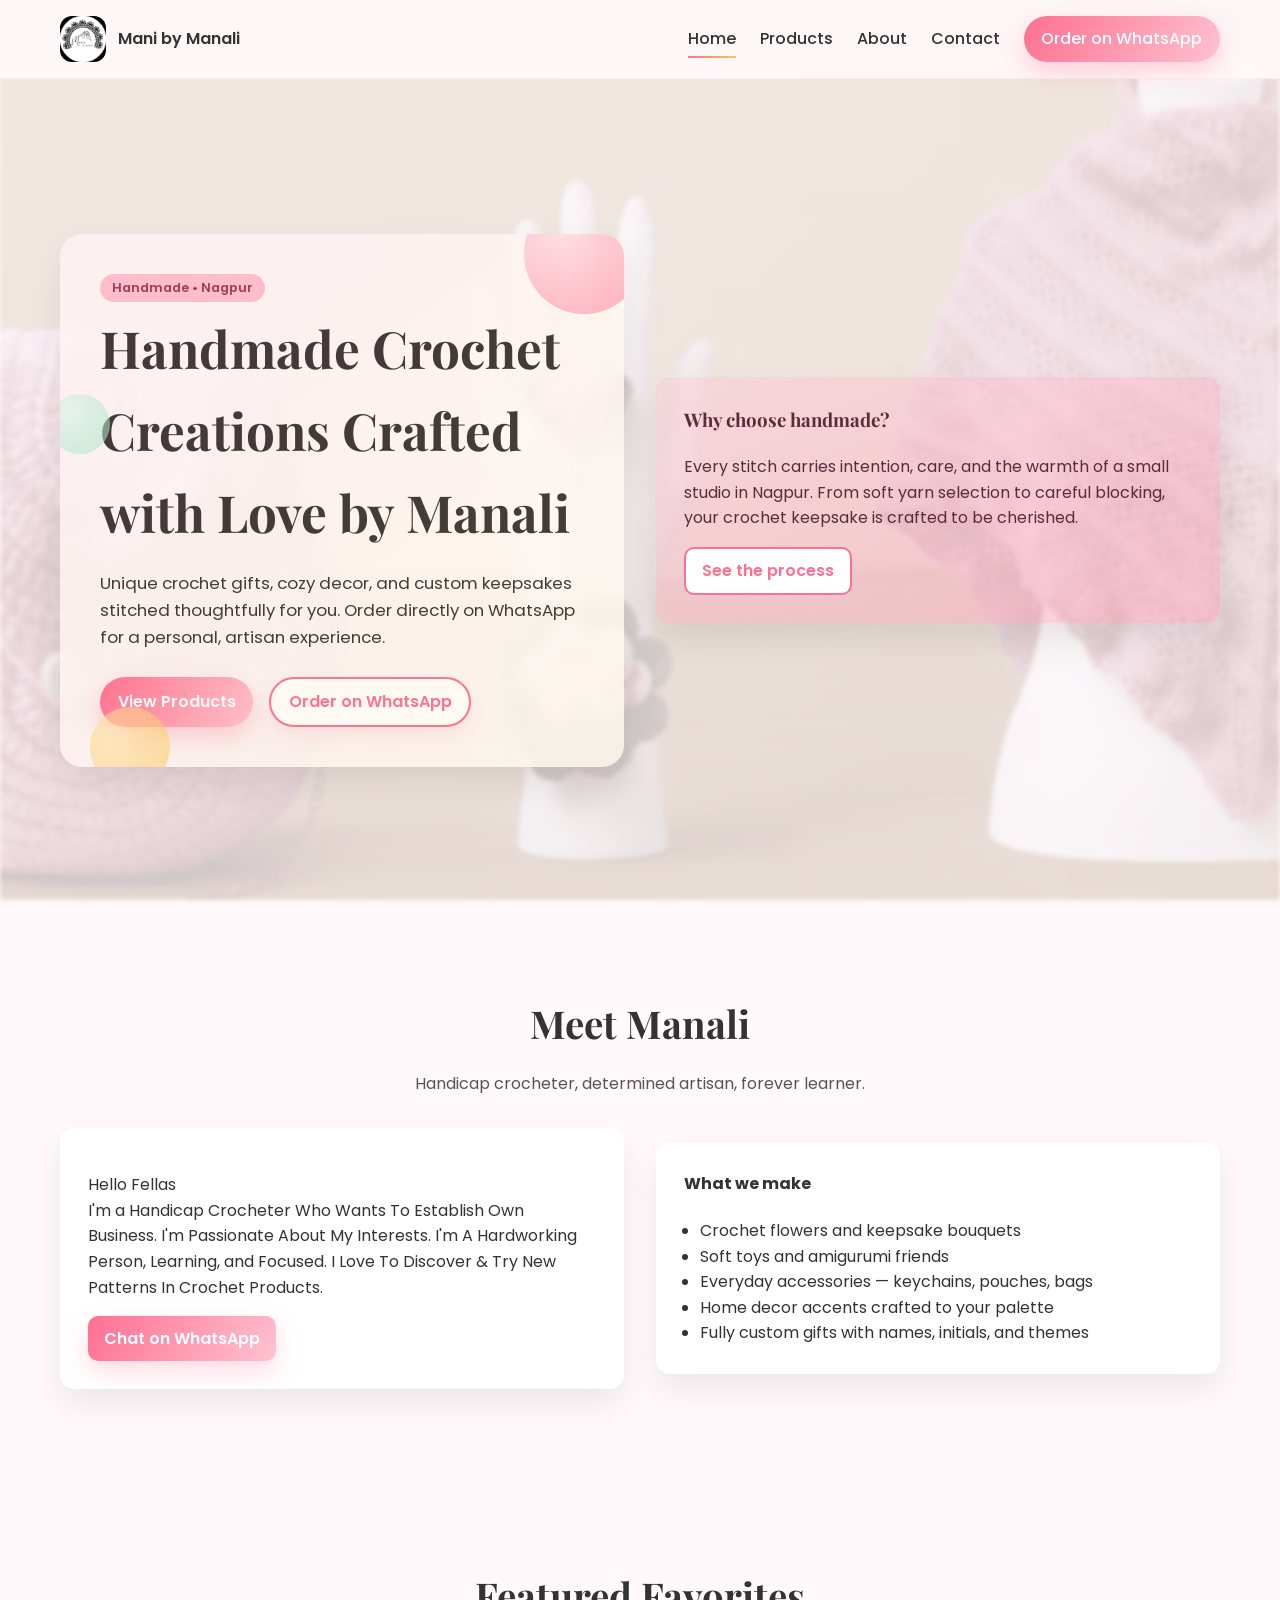
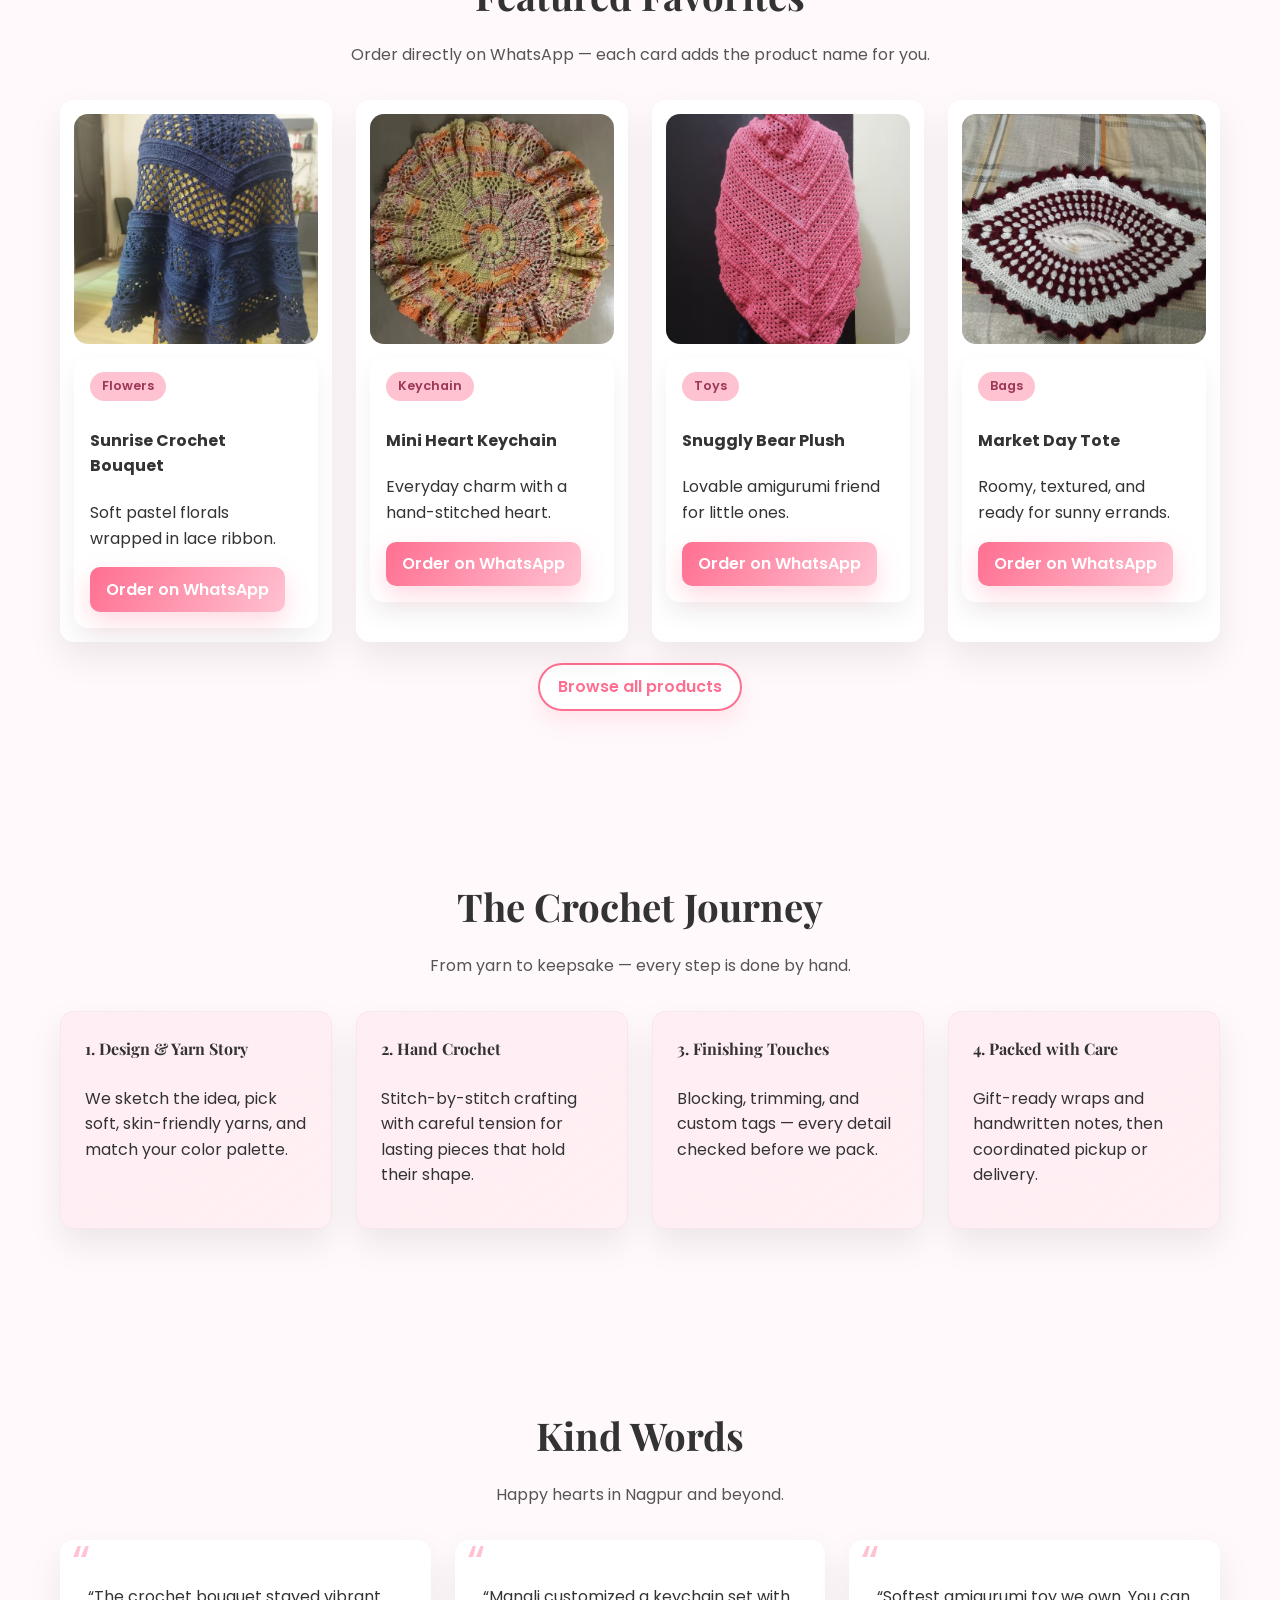
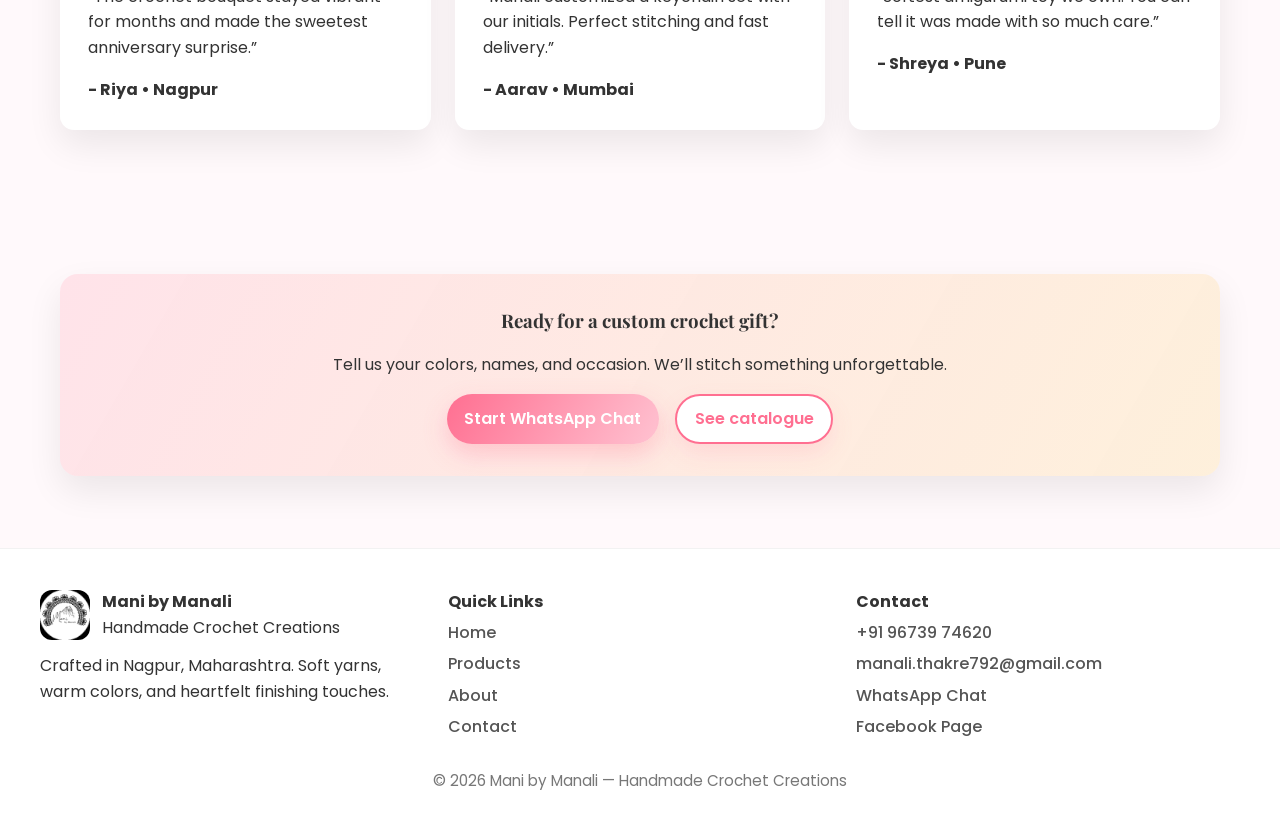
<file: index.html>
<!DOCTYPE html>
<html lang="en">
<head>
  <meta charset="UTF-8">
  <meta name="viewport" content="width=device-width, initial-scale=1.0">
  <title>Mani by Manali | Handmade Crochet Products in Nagpur</title>
  <meta name="description" content="Discover beautiful handmade crochet creations by Manali in Nagpur. Unique crochet gifts, bags, toys and custom designs. Order directly on WhatsApp.">
  <meta name="keywords" content="crochet, handmade, Nagpur, crochet gifts, crochet bags, crochet toys, custom crochet, Mani by Manali">
  <meta property="og:title" content="Mani by Manali | Handmade Crochet Products in Nagpur">
  <meta property="og:description" content="Warm, handcrafted crochet gifts made with love by Manali. Browse favorites and order on WhatsApp.">
  <meta property="og:image" content="assets/images/hero.jpg">
  <meta property="og:type" content="website">
  <meta property="og:url" content="https://manibymanali.example.com">
  <link rel="icon" type="image/png" href="assets/images/favicon.png">
  <link rel="stylesheet" href="style.css">
</head>
<body>
  <header>
    <nav class="nav">
      <a class="brand" href="index.html" aria-label="Mani by Manali home">
        <img src="assets/images/logo.png" alt="Mani by Manali logo" loading="lazy">
        <span>Mani by Manali</span>
      </a>
      <button class="menu-toggle" aria-label="Toggle navigation" aria-expanded="false">
        <span></span><span></span><span></span>
      </button>
      <div class="nav-links">
        <a href="index.html" class="active">Home</a>
        <a href="products.html">Products</a>
        <a href="about.html">About</a>
        <a href="contact.html">Contact</a>
        <a class="cta-btn" href="https://wa.me/919673974620" target="_blank" rel="noopener">Order on WhatsApp</a>
      </div>
    </nav>
  </header>

  <main>
    <section class="hero">
      <div class="hero-card reveal">
        <span class="badge">Handmade • Nagpur</span>
        <h1>Handmade Crochet Creations Crafted with Love by Manali</h1>
        <p class="lead">Unique crochet gifts, cozy decor, and custom keepsakes stitched thoughtfully for you. Order directly on WhatsApp for a personal, artisan experience.</p>
        <div class="hero-actions">
          <a class="cta-btn" href="products.html">View Products</a>
          <a class="ghost-btn" href="https://wa.me/919673974620?text=Hello%20I%20want%20to%20order%20a%20crochet%20piece" target="_blank" rel="noopener">Order on WhatsApp</a>
        </div>
        <span class="yarn pink y1"></span>
        <span class="yarn gold y2"></span>
        <span class="yarn mint y3"></span>
      </div>
      <div class="reveal">
        <div class="card" style="background: linear-gradient(160deg, rgba(255, 194, 209, 0.38), rgba(255, 111, 145, 0.28)); color:#5a2b3c; border:none;">
          <h3 style="margin-top:0;font-family:'Playfair Display',serif;">Why choose handmade?</h3>
          <p>Every stitch carries intention, care, and the warmth of a small studio in Nagpur. From soft yarn selection to careful blocking, your crochet keepsake is crafted to be cherished.</p>
          <a class="btn outline" href="#process">See the process</a>
        </div>
      </div>
    </section>

    <section id="about" class="section">
      <h2>Meet Manali</h2>
      <p class="sub">Handicap crocheter, determined artisan, forever learner.</p>
      <div class="about">
        <div class="card reveal">
          <p>Hello Fellas<br>I'm a Handicap Crocheter Who Wants To Establish Own Business. I'm Passionate About My Interests. I'm A Hardworking Person, Learning, and Focused. I Love To Discover &amp; Try New Patterns In Crochet Products.</p>
          <a class="btn" href="https://wa.me/919673974620?text=Hi%20Manali%2C%20let%27s%20chat%20about%20a%20custom%20crochet%20order" target="_blank" rel="noopener">Chat on WhatsApp</a>
        </div>
        <div class="card reveal">
          <h4 style="margin-top:0;">What we make</h4>
          <ul style="padding-left:1rem; margin:0;">
            <li>Crochet flowers and keepsake bouquets</li>
            <li>Soft toys and amigurumi friends</li>
            <li>Everyday accessories — keychains, pouches, bags</li>
            <li>Home decor accents crafted to your palette</li>
            <li>Fully custom gifts with names, initials, and themes</li>
          </ul>
        </div>
      </div>
    </section>

    <section id="featured" class="section">
      <h2>Featured Favorites</h2>
      <p class="sub">Order directly on WhatsApp — each card adds the product name for you.</p>
      <div class="products-grid">
        <div class="card product reveal">
          <img src="assets/images/product1.jpg" alt="Crochet flower bouquet" loading="lazy">
          <div class="product-content">
            <span class="badge">Flowers</span>
            <h4>Sunrise Crochet Bouquet</h4>
            <p>Soft pastel florals wrapped in lace ribbon.</p>
            <a class="btn" data-product-name="Sunrise Crochet Bouquet">Order on WhatsApp</a>
          </div>
        </div>
        <div class="card product reveal">
          <img src="assets/images/product2.jpg" alt="Crochet keychain" loading="lazy">
          <div class="product-content">
            <span class="badge">Keychain</span>
            <h4>Mini Heart Keychain</h4>
            <p>Everyday charm with a hand-stitched heart.</p>
            <a class="btn" data-product-name="Mini Heart Keychain">Order on WhatsApp</a>
          </div>
        </div>
        <div class="card product reveal">
          <img src="assets/images/product3.jpg" alt="Crochet plush toy" loading="lazy">
          <div class="product-content">
            <span class="badge">Toys</span>
            <h4>Snuggly Bear Plush</h4>
            <p>Lovable amigurumi friend for little ones.</p>
            <a class="btn" data-product-name="Snuggly Bear Plush">Order on WhatsApp</a>
          </div>
        </div>
        <div class="card product reveal">
          <img src="assets/images/product4.jpg" alt="Crochet tote bag" loading="lazy">
          <div class="product-content">
            <span class="badge">Bags</span>
            <h4>Market Day Tote</h4>
            <p>Roomy, textured, and ready for sunny errands.</p>
            <a class="btn" data-product-name="Market Day Tote">Order on WhatsApp</a>
          </div>
        </div>
      </div>
      <div style="text-align:center; margin-top:2rem;">
        <a class="ghost-btn" href="products.html">Browse all products</a>
      </div>
    </section>

    <section id="process" class="section">
      <h2>The Crochet Journey</h2>
      <p class="sub">From yarn to keepsake — every step is done by hand.</p>
      <div class="process">
        <div class="step card reveal">
          <strong>1. Design &amp; Yarn Story</strong>
          <p>We sketch the idea, pick soft, skin-friendly yarns, and match your color palette.</p>
        </div>
        <div class="step card reveal">
          <strong>2. Hand Crochet</strong>
          <p>Stitch-by-stitch crafting with careful tension for lasting pieces that hold their shape.</p>
        </div>
        <div class="step card reveal">
          <strong>3. Finishing Touches</strong>
          <p>Blocking, trimming, and custom tags — every detail checked before we pack.</p>
        </div>
        <div class="step card reveal">
          <strong>4. Packed with Care</strong>
          <p>Gift-ready wraps and handwritten notes, then coordinated pickup or delivery.</p>
        </div>
      </div>
    </section>

    <section class="section">
      <h2>Kind Words</h2>
      <p class="sub">Happy hearts in Nagpur and beyond.</p>
      <div class="testimonials">
        <div class="card quote reveal">
          <p>“The crochet bouquet stayed vibrant for months and made the sweetest anniversary surprise.”</p>
          <strong>- Riya • Nagpur</strong>
        </div>
        <div class="card quote reveal">
          <p>“Manali customized a keychain set with our initials. Perfect stitching and fast delivery.”</p>
          <strong>- Aarav • Mumbai</strong>
        </div>
        <div class="card quote reveal">
          <p>“Softest amigurumi toy we own. You can tell it was made with so much care.”</p>
          <strong>- Shreya • Pune</strong>
        </div>
      </div>
    </section>

    <section class="section">
      <div class="cta-banner reveal">
        <h3>Ready for a custom crochet gift?</h3>
        <p>Tell us your colors, names, and occasion. We’ll stitch something unforgettable.</p>
        <div class="hero-actions" style="justify-content:center;">
          <a class="cta-btn" href="https://wa.me/919673974620?text=Hi%20Manali%2C%20I%20want%20a%20custom%20crochet%20piece%20for%20%28occasion%29" target="_blank" rel="noopener">Start WhatsApp Chat</a>
          <a class="ghost-btn" href="products.html">See catalogue</a>
        </div>
      </div>
    </section>
  </main>

  <footer>
    <div class="footer-grid">
      <div>
        <div class="footer-logo">
          <img src="assets/images/logo.png" alt="Mani by Manali logo" loading="lazy">
          <div>
            <strong>Mani by Manali</strong><br>
            Handmade Crochet Creations
          </div>
        </div>
        <p style="margin-top:0.8rem;">Crafted in Nagpur, Maharashtra. Soft yarns, warm colors, and heartfelt finishing touches.</p>
      </div>
      <div class="footer-links">
        <strong>Quick Links</strong>
        <a href="index.html">Home</a>
        <a href="products.html">Products</a>
        <a href="about.html">About</a>
        <a href="contact.html">Contact</a>
      </div>
      <div class="footer-links">
        <strong>Contact</strong>
        <a href="tel:+919673974620">+91 96739 74620</a>
        <a href="mailto:manali.thakre792@gmail.com">manali.thakre792@gmail.com</a>
        <a href="https://wa.me/919673974620" target="_blank" rel="noopener">WhatsApp Chat</a>
        <a href="https://www.facebook.com/people/Mani-by-Manali/100088944670152/" target="_blank" rel="noopener">Facebook Page</a>
      </div>
    </div>
    <div class="copyright">© 2026 Mani by Manali — Handmade Crochet Creations</div>
  </footer>

  <script src="script.js" defer></script>
</body>
</html>
</file>
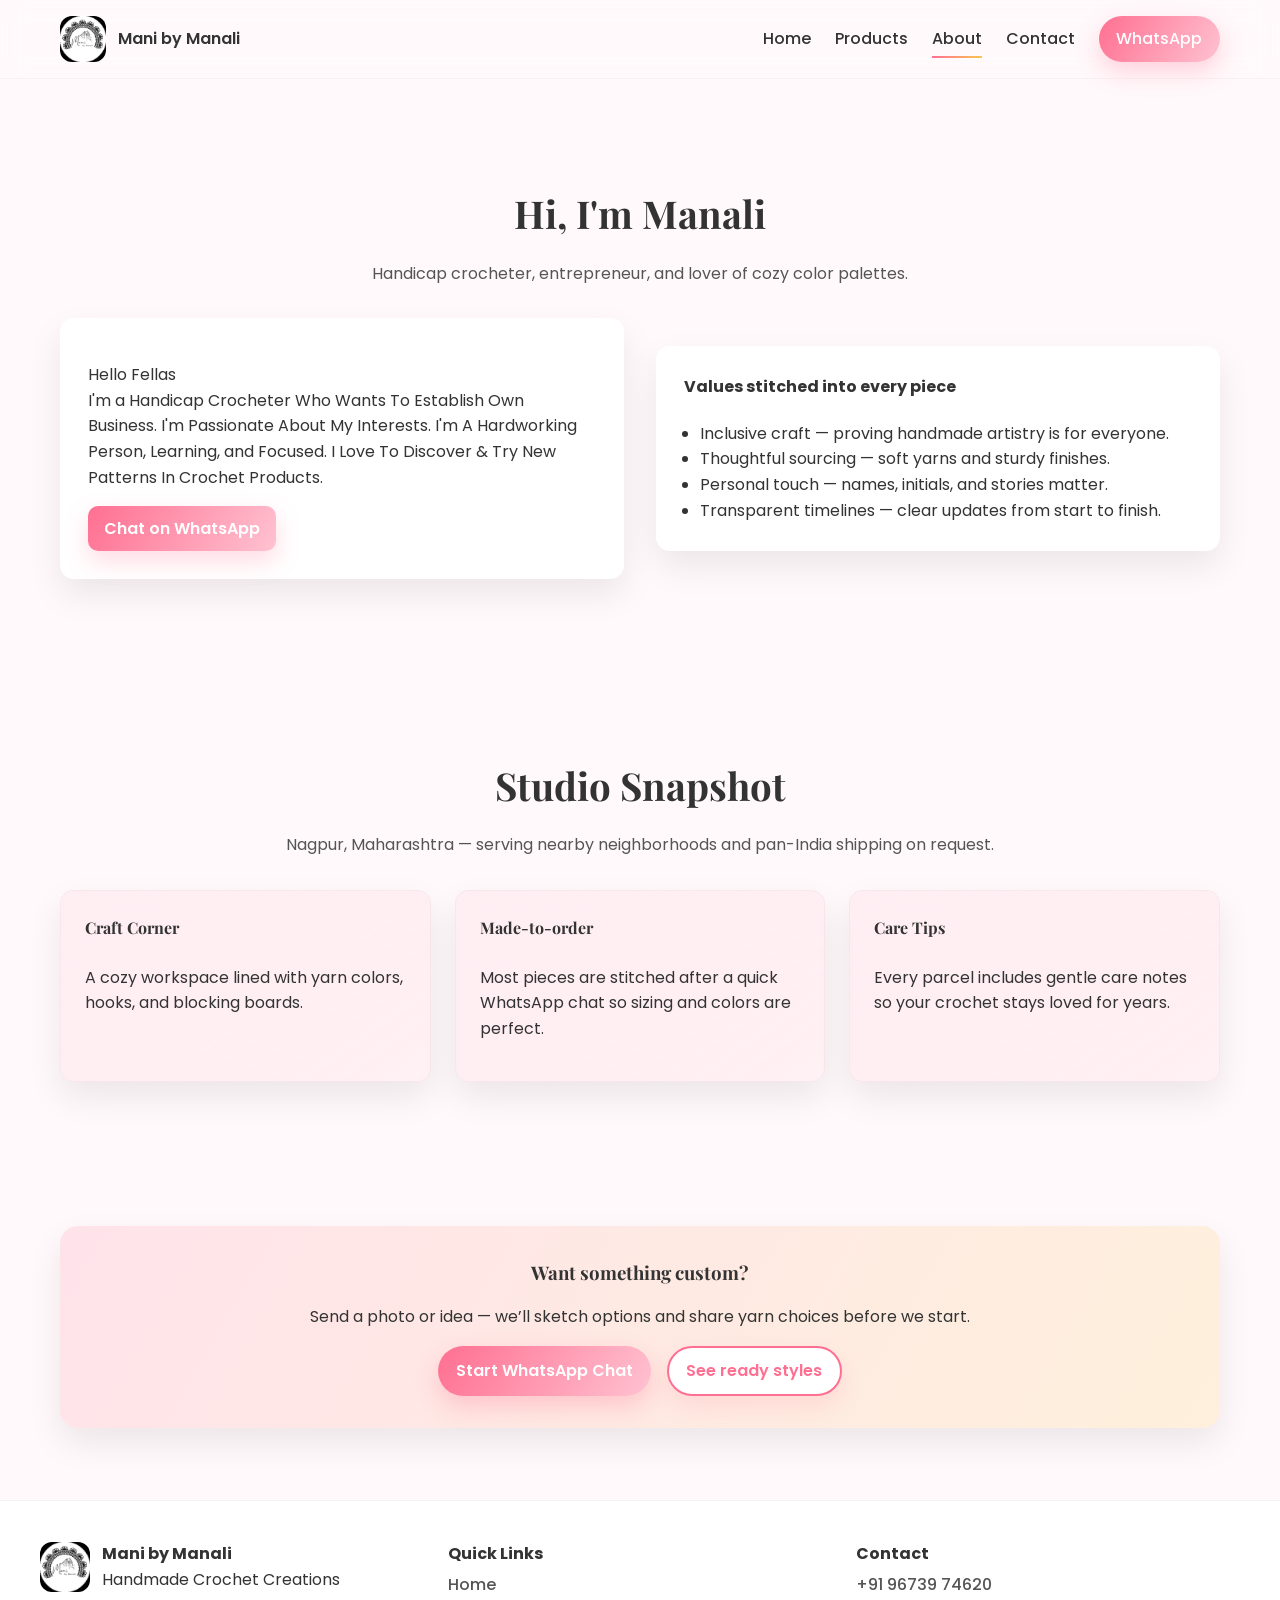
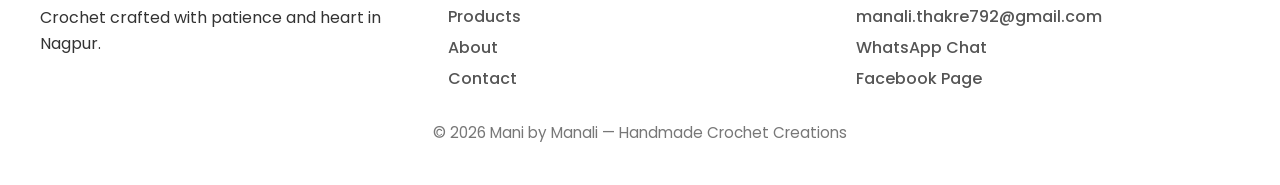
<file: about.html>
<!DOCTYPE html>
<html lang="en">
<head>
  <meta charset="UTF-8">
  <meta name="viewport" content="width=device-width, initial-scale=1.0">
  <title>About Mani by Manali | Crochet Artist in Nagpur</title>
  <meta name="description" content="Learn about Manali Thakre, a passionate handicap crocheter crafting handmade gifts in Nagpur. Discover the story, values, and process behind Mani by Manali.">
  <meta name="keywords" content="about Mani by Manali, crochet artist Nagpur, handmade crochet story">
  <meta property="og:title" content="About Mani by Manali">
  <meta property="og:description" content="Meet Manali, the heart behind handmade crochet creations from Nagpur.">
  <meta property="og:image" content="assets/images/hero.jpg">
  <link rel="icon" type="image/png" href="assets/images/favicon.png">
  <link rel="stylesheet" href="style.css">
</head>
<body>
  <header>
    <nav class="nav">
      <a class="brand" href="index.html">
        <img src="assets/images/logo.png" alt="Mani by Manali logo" loading="lazy">
        <span>Mani by Manali</span>
      </a>
      <button class="menu-toggle" aria-label="Toggle navigation">
        <span></span><span></span><span></span>
      </button>
      <div class="nav-links">
        <a href="index.html">Home</a>
        <a href="products.html">Products</a>
        <a href="about.html" class="active">About</a>
        <a href="contact.html">Contact</a>
        <a class="cta-btn" href="https://wa.me/919673974620" target="_blank" rel="noopener">WhatsApp</a>
      </div>
    </nav>
  </header>

  <main>
    <section class="section">
      <h2>Hi, I'm Manali</h2>
      <p class="sub">Handicap crocheter, entrepreneur, and lover of cozy color palettes.</p>
      <div class="about">
        <div class="card reveal">
          <p>Hello Fellas<br>I'm a Handicap Crocheter Who Wants To Establish Own Business. I'm Passionate About My Interests. I'm A Hardworking Person, Learning, and Focused. I Love To Discover &amp; Try New Patterns In Crochet Products.</p>
          <a class="btn" href="https://wa.me/919673974620?text=Hi%20Manali%2C%20I%27d%20like%20a%20custom%20crochet%20piece" target="_blank" rel="noopener">Chat on WhatsApp</a>
        </div>
        <div class="card reveal">
          <h4 style="margin-top:0;">Values stitched into every piece</h4>
          <ul style="padding-left:1rem; margin:0;">
            <li>Inclusive craft — proving handmade artistry is for everyone.</li>
            <li>Thoughtful sourcing — soft yarns and sturdy finishes.</li>
            <li>Personal touch — names, initials, and stories matter.</li>
            <li>Transparent timelines — clear updates from start to finish.</li>
          </ul>
        </div>
      </div>
    </section>

    <section class="section">
      <h2>Studio Snapshot</h2>
      <p class="sub">Nagpur, Maharashtra — serving nearby neighborhoods and pan-India shipping on request.</p>
      <div class="process">
        <div class="step card reveal">
          <strong>Craft Corner</strong>
          <p>A cozy workspace lined with yarn colors, hooks, and blocking boards.</p>
        </div>
        <div class="step card reveal">
          <strong>Made-to-order</strong>
          <p>Most pieces are stitched after a quick WhatsApp chat so sizing and colors are perfect.</p>
        </div>
        <div class="step card reveal">
          <strong>Care Tips</strong>
          <p>Every parcel includes gentle care notes so your crochet stays loved for years.</p>
        </div>
      </div>
    </section>

    <section class="section">
      <div class="cta-banner reveal">
        <h3>Want something custom?</h3>
        <p>Send a photo or idea — we’ll sketch options and share yarn choices before we start.</p>
        <div class="hero-actions" style="justify-content:center;">
          <a class="cta-btn" href="https://wa.me/919673974620?text=Hi%20Manali%2C%20I%20have%20a%20custom%20crochet%20idea" target="_blank" rel="noopener">Start WhatsApp Chat</a>
          <a class="ghost-btn" href="products.html">See ready styles</a>
        </div>
      </div>
    </section>
  </main>

  <footer>
    <div class="footer-grid">
      <div>
        <div class="footer-logo">
          <img src="assets/images/logo.png" alt="Mani by Manali logo" loading="lazy">
          <div>
            <strong>Mani by Manali</strong><br>
            Handmade Crochet Creations
          </div>
        </div>
        <p style="margin-top:0.8rem;">Crochet crafted with patience and heart in Nagpur.</p>
      </div>
      <div class="footer-links">
        <strong>Quick Links</strong>
        <a href="index.html">Home</a>
        <a href="products.html">Products</a>
        <a href="about.html">About</a>
        <a href="contact.html">Contact</a>
      </div>
      <div class="footer-links">
        <strong>Contact</strong>
        <a href="tel:+919673974620">+91 96739 74620</a>
        <a href="mailto:manali.thakre792@gmail.com">manali.thakre792@gmail.com</a>
        <a href="https://wa.me/919673974620" target="_blank" rel="noopener">WhatsApp Chat</a>
        <a href="https://www.facebook.com/people/Mani-by-Manali/100088944670152/" target="_blank" rel="noopener">Facebook Page</a>
      </div>
    </div>
    <div class="copyright">© 2026 Mani by Manali — Handmade Crochet Creations</div>
  </footer>

  <script src="script.js" defer></script>
</body>
</html>
</file>
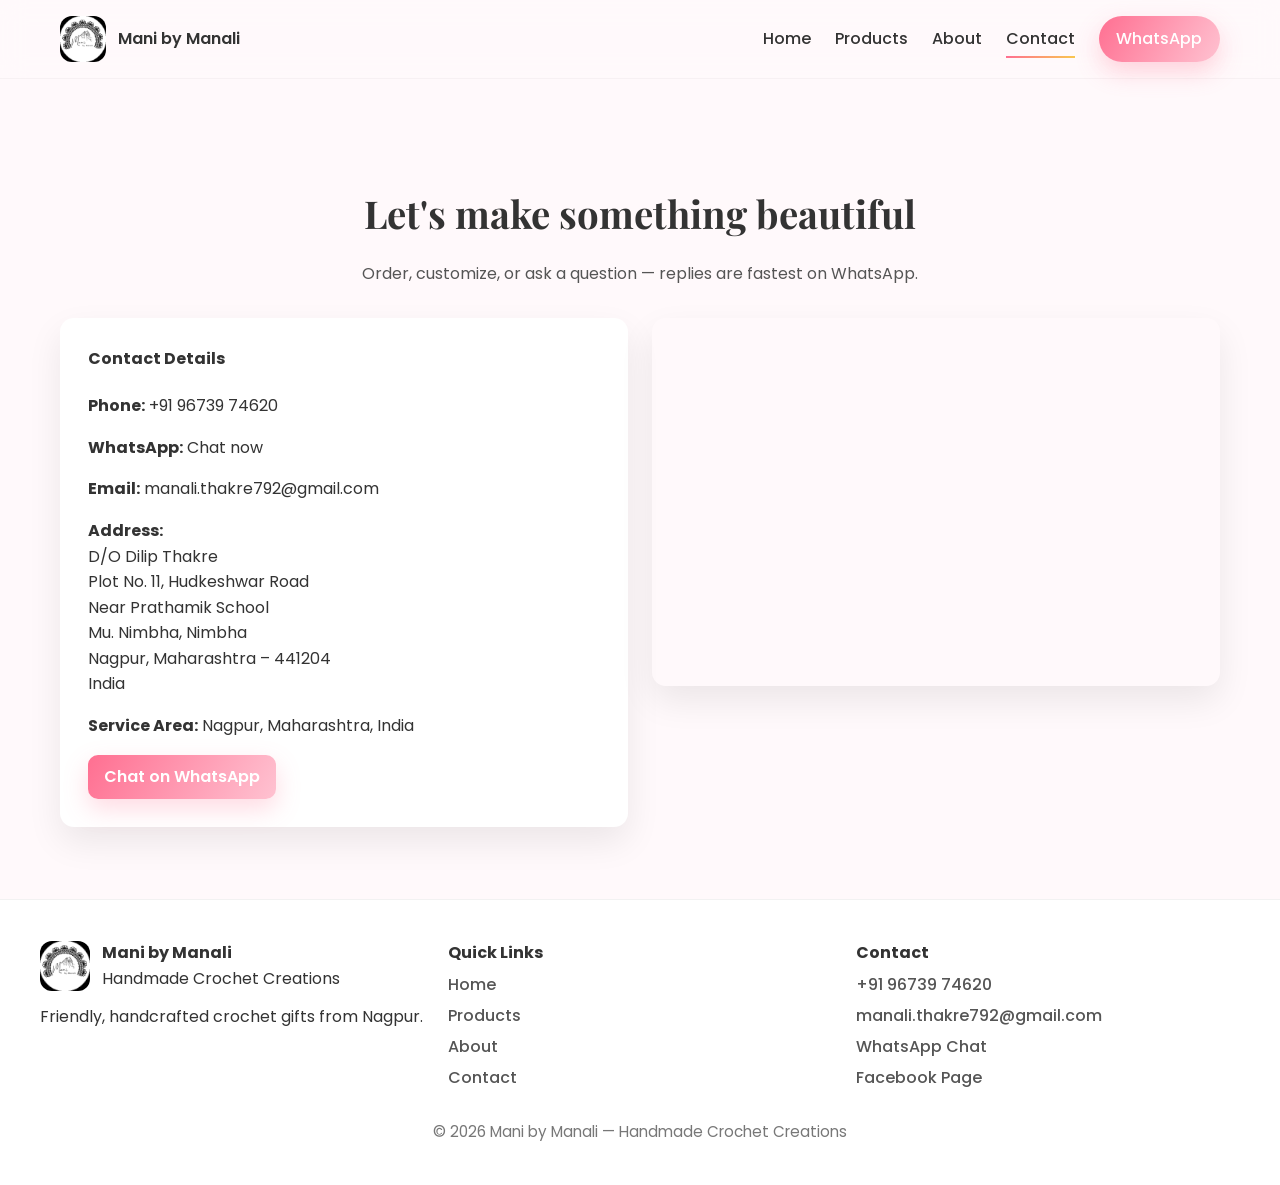
<file: contact.html>
<!DOCTYPE html>
<html lang="en">
<head>
  <meta charset="UTF-8">
  <meta name="viewport" content="width=device-width, initial-scale=1.0">
  <title>Contact | Mani by Manali Crochet in Nagpur</title>
  <meta name="description" content="Contact Mani by Manali for handmade crochet gifts in Nagpur. WhatsApp ordering, phone, email, and studio address.">
  <meta name="keywords" content="contact Mani by Manali, crochet Nagpur contact, WhatsApp crochet orders">
  <meta property="og:title" content="Contact Mani by Manali">
  <meta property="og:description" content="Order crochet gifts directly on WhatsApp or visit us in Nagpur.">
  <meta property="og:image" content="assets/images/hero.jpg">
  <link rel="icon" type="image/png" href="assets/images/favicon.png">
  <link rel="stylesheet" href="style.css">
</head>
<body>
  <header>
    <nav class="nav">
      <a class="brand" href="index.html">
        <img src="assets/images/logo.png" alt="Mani by Manali logo" loading="lazy">
        <span>Mani by Manali</span>
      </a>
      <button class="menu-toggle" aria-label="Toggle navigation">
        <span></span><span></span><span></span>
      </button>
      <div class="nav-links">
        <a href="index.html">Home</a>
        <a href="products.html">Products</a>
        <a href="about.html">About</a>
        <a href="contact.html" class="active">Contact</a>
        <a class="cta-btn" href="https://wa.me/919673974620" target="_blank" rel="noopener">WhatsApp</a>
      </div>
    </nav>
  </header>

  <main>
    <section class="section">
      <h2>Let's make something beautiful</h2>
      <p class="sub">Order, customize, or ask a question — replies are fastest on WhatsApp.</p>
      <div class="contact-grid">
        <div class="card reveal">
          <h4 style="margin-top:0;">Contact Details</h4>
          <p><strong>Phone:</strong> <a href="tel:+919673974620">+91 96739 74620</a></p>
          <p><strong>WhatsApp:</strong> <a href="https://wa.me/919673974620" target="_blank" rel="noopener">Chat now</a></p>
          <p><strong>Email:</strong> <a href="mailto:manali.thakre792@gmail.com">manali.thakre792@gmail.com</a></p>
          <p><strong>Address:</strong><br>
            D/O Dilip Thakre<br>
            Plot No. 11, Hudkeshwar Road<br>
            Near Prathamik School<br>
            Mu. Nimbha, Nimbha<br>
            Nagpur, Maharashtra – 441204<br>
            India</p>
          <p><strong>Service Area:</strong> Nagpur, Maharashtra, India</p>
          <a class="btn" href="https://wa.me/919673974620?text=Hi%20Manali%2C%20I%27d%20like%20to%20place%20a%20crochet%20order" target="_blank" rel="noopener">Chat on WhatsApp</a>
        </div>
        <div class="map reveal">
          <iframe title="Mani by Manali location" src="https://www.google.com/maps?q=Nagpur,+Maharashtra&output=embed" width="100%" height="360" style="border:0;" allowfullscreen="" loading="lazy" referrerpolicy="no-referrer-when-downgrade"></iframe>
        </div>
      </div>
    </section>
  </main>

  <footer>
    <div class="footer-grid">
      <div>
        <div class="footer-logo">
          <img src="assets/images/logo.png" alt="Mani by Manali logo" loading="lazy">
          <div>
            <strong>Mani by Manali</strong><br>
            Handmade Crochet Creations
          </div>
        </div>
        <p style="margin-top:0.8rem;">Friendly, handcrafted crochet gifts from Nagpur.</p>
      </div>
      <div class="footer-links">
        <strong>Quick Links</strong>
        <a href="index.html">Home</a>
        <a href="products.html">Products</a>
        <a href="about.html">About</a>
        <a href="contact.html">Contact</a>
      </div>
      <div class="footer-links">
        <strong>Contact</strong>
        <a href="tel:+919673974620">+91 96739 74620</a>
        <a href="mailto:manali.thakre792@gmail.com">manali.thakre792@gmail.com</a>
        <a href="https://wa.me/919673974620" target="_blank" rel="noopener">WhatsApp Chat</a>
        <a href="https://www.facebook.com/people/Mani-by-Manali/100088944670152/" target="_blank" rel="noopener">Facebook Page</a>
      </div>
    </div>
    <div class="copyright">© 2026 Mani by Manali — Handmade Crochet Creations</div>
  </footer>

  <script src="script.js" defer></script>
</body>
</html>
</file>
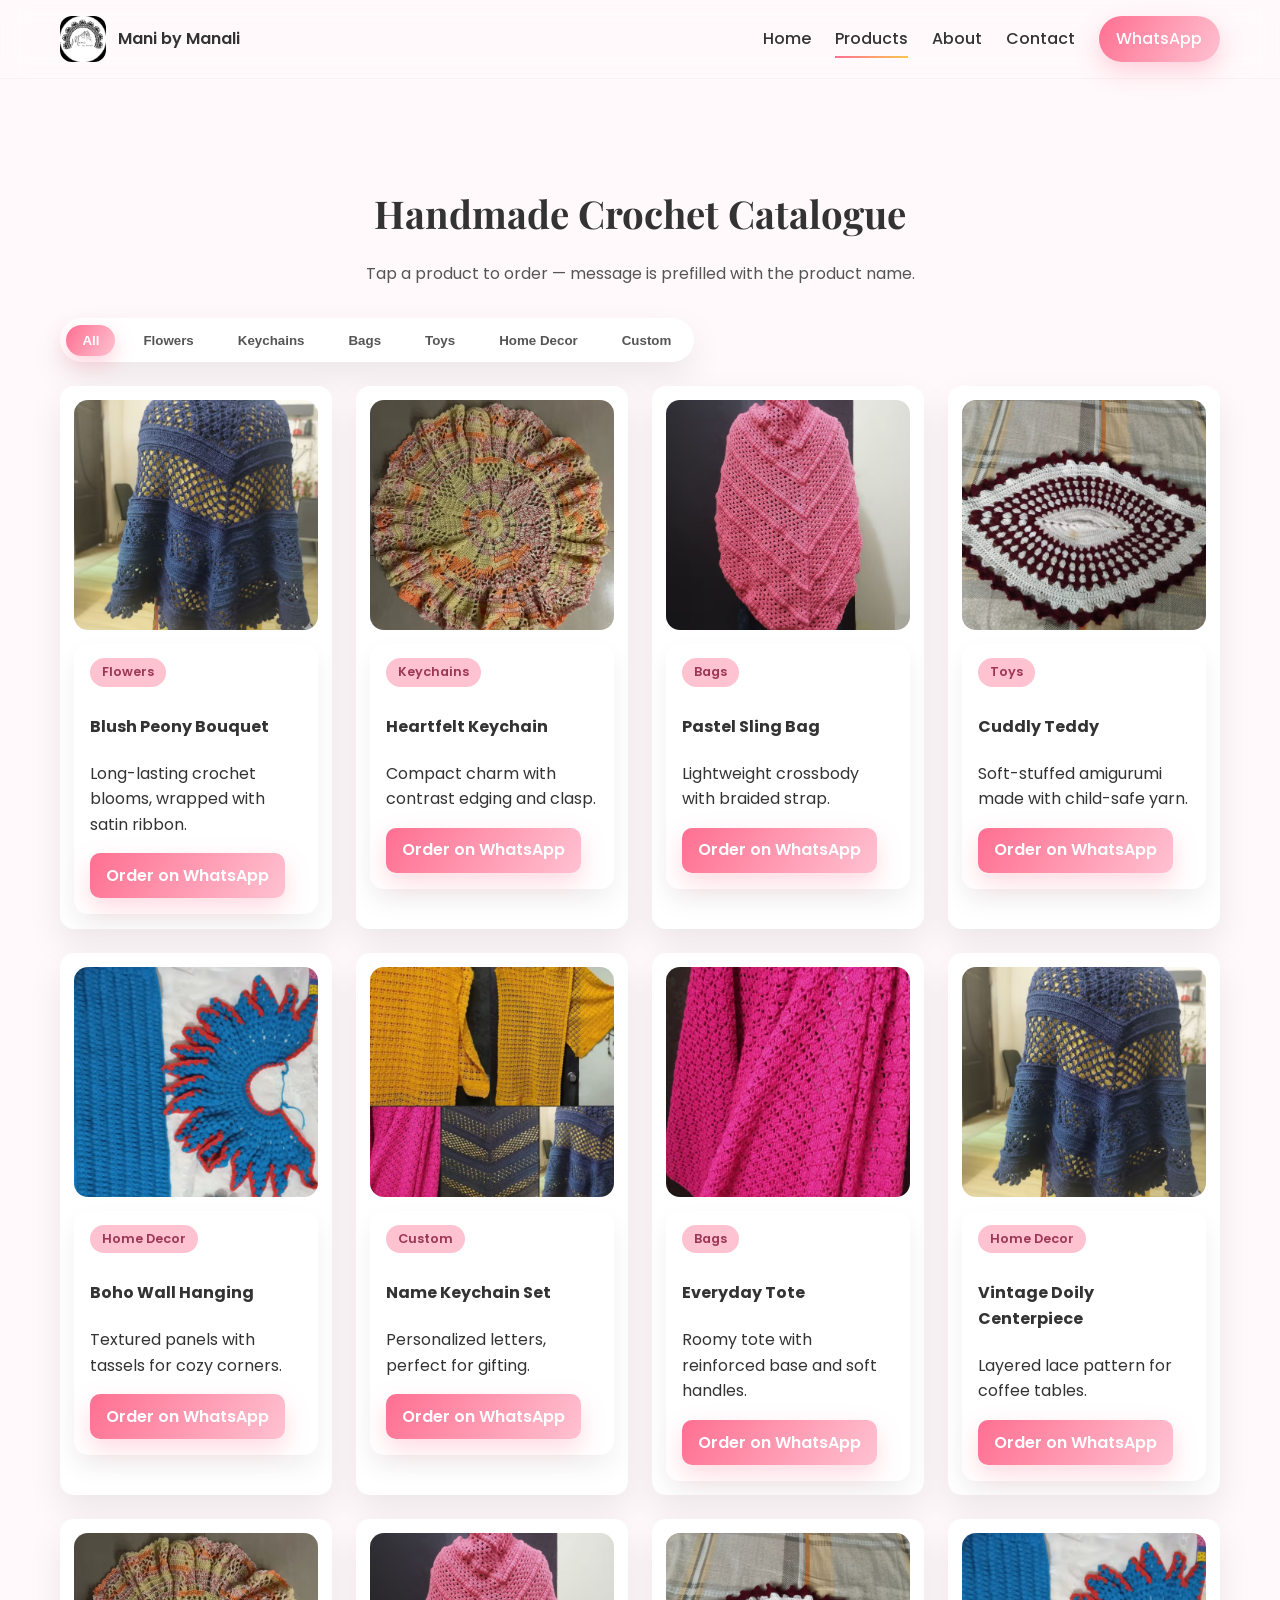
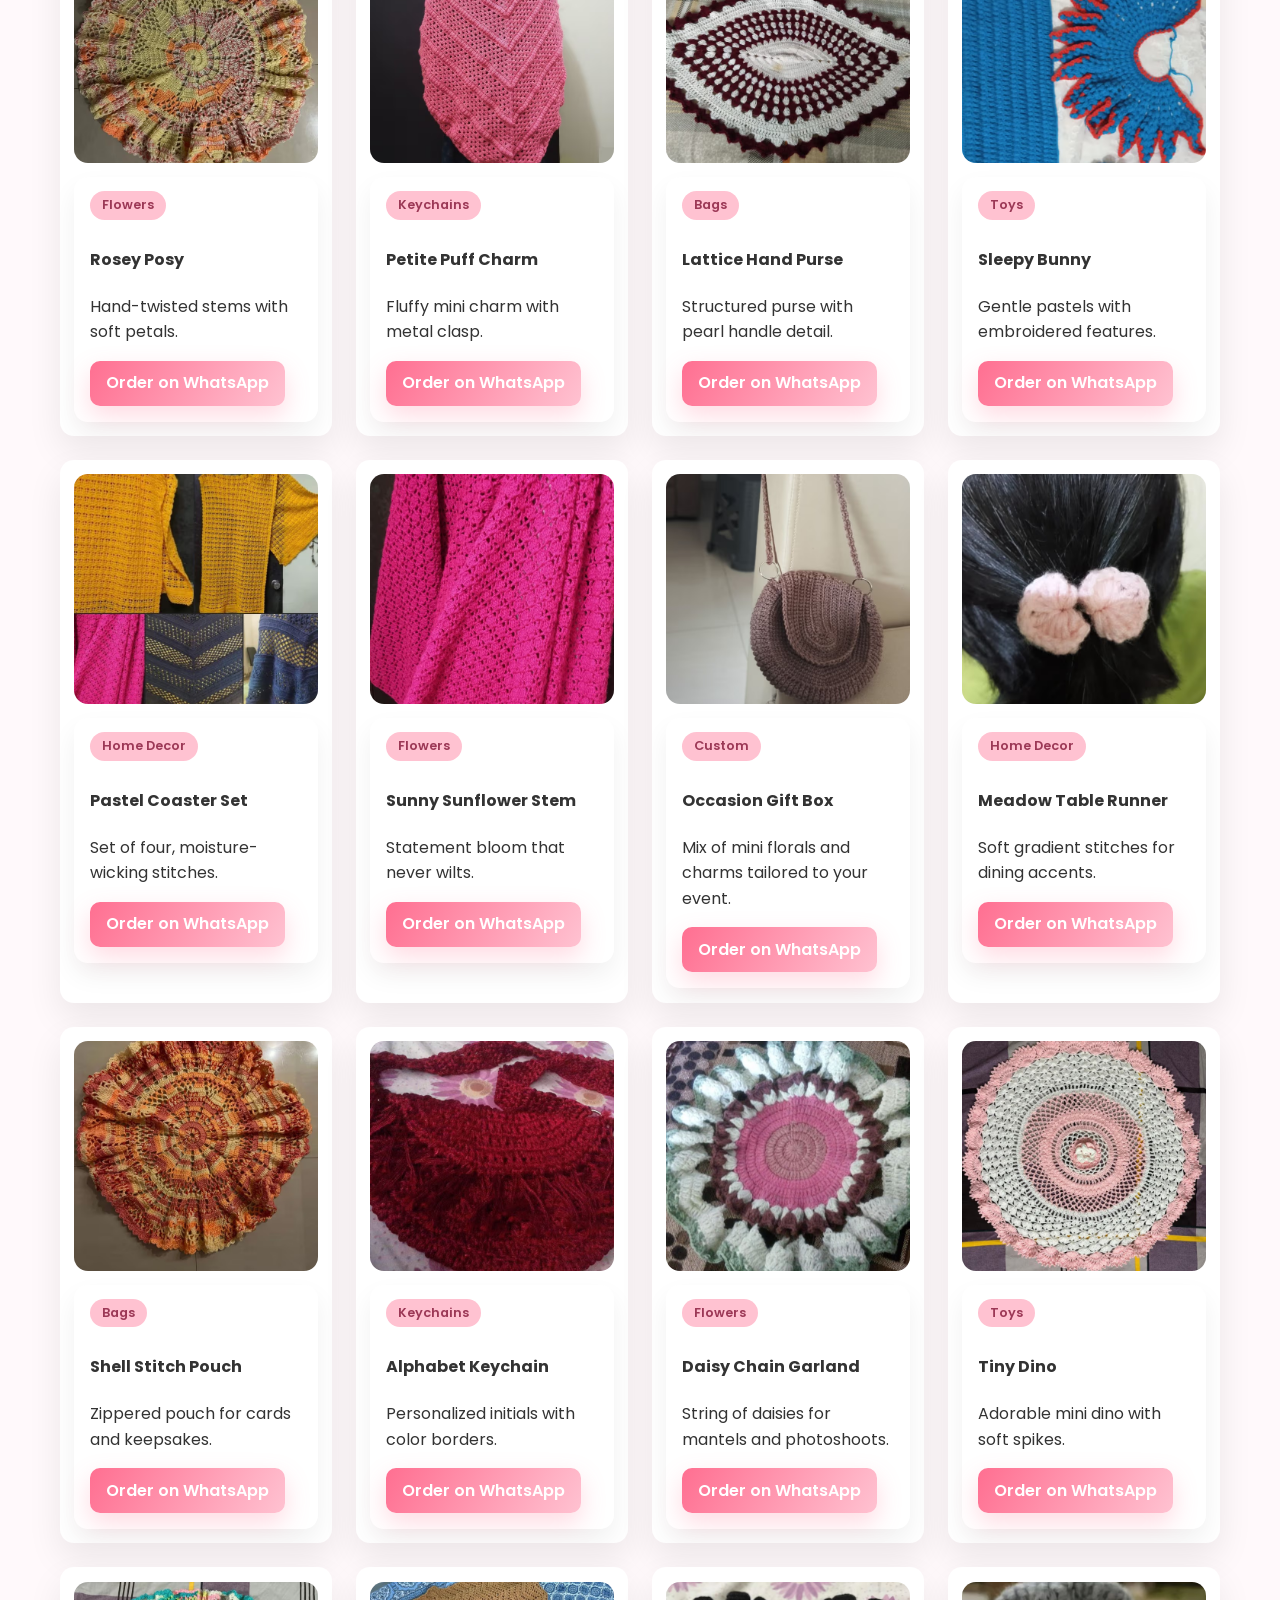
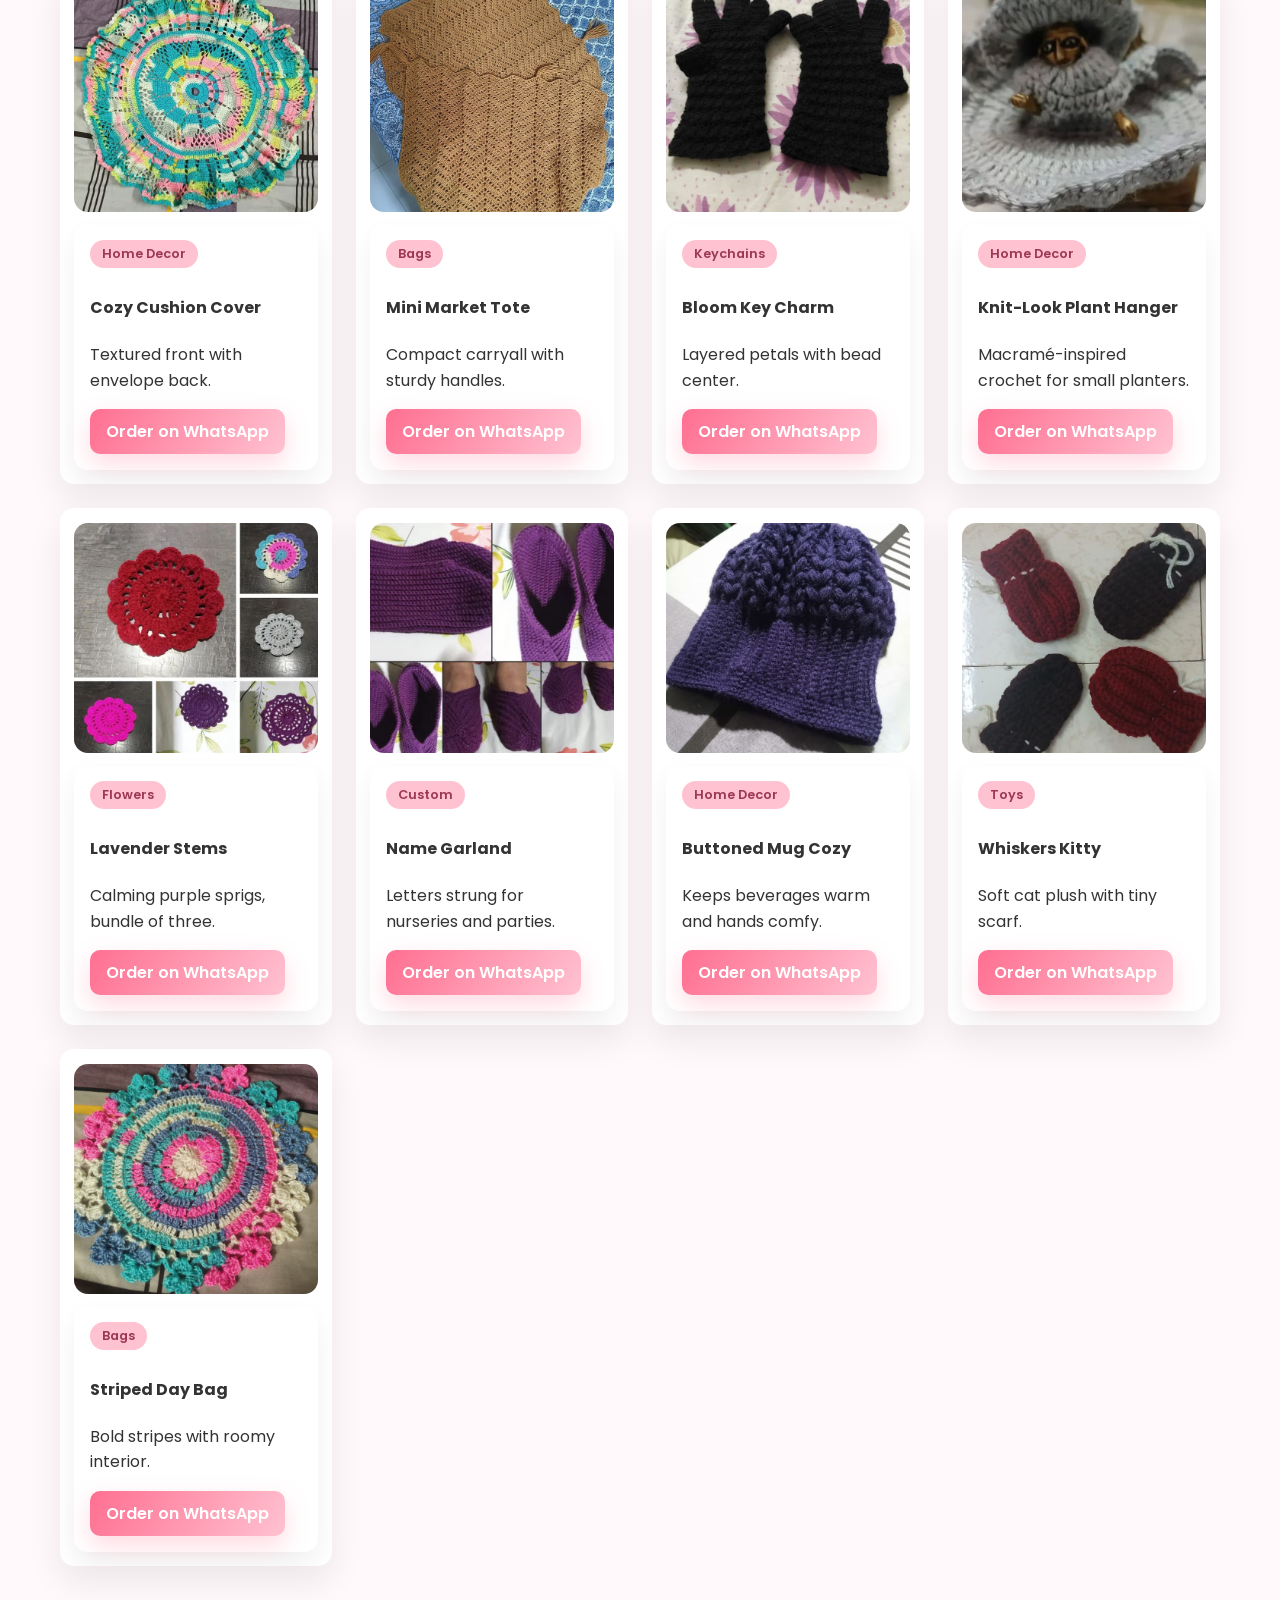
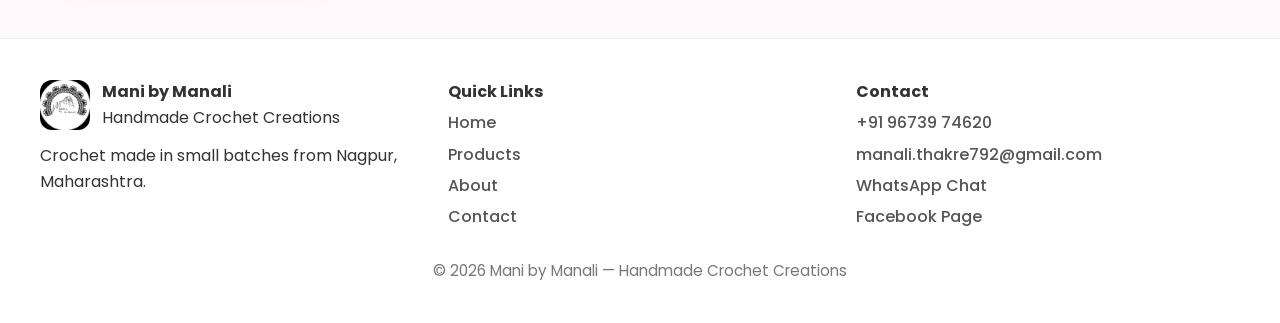
<file: products.html>
<!DOCTYPE html>
<html lang="en">
<head>
  <meta charset="UTF-8">
  <meta name="viewport" content="width=device-width, initial-scale=1.0">
  <title>Products | Mani by Manali Crochet Collection</title>
  <meta name="description" content="Browse handmade crochet bags, toys, flowers, and custom gifts by Mani by Manali. Order instantly on WhatsApp.">
  <meta name="keywords" content="crochet products, crochet keychains, crochet toys, crochet bags, Nagpur crochet store">
  <meta property="og:title" content="Crochet Products | Mani by Manali">
  <meta property="og:description" content="Handmade crochet gifts and accessories. Tap a product to order on WhatsApp.">
  <meta property="og:image" content="assets/images/product1.jpg">
  <link rel="icon" type="image/png" href="assets/images/favicon.png">
  <link rel="stylesheet" href="style.css">
</head>
<body>
  <header>
    <nav class="nav">
      <a class="brand" href="index.html">
        <img src="assets/images/logo.png" alt="Mani by Manali logo" loading="lazy">
        <span>Mani by Manali</span>
      </a>
      <button class="menu-toggle" aria-label="Toggle navigation">
        <span></span><span></span><span></span>
      </button>
      <div class="nav-links">
        <a href="index.html">Home</a>
        <a href="products.html" class="active">Products</a>
        <a href="about.html">About</a>
        <a href="contact.html">Contact</a>
        <a class="cta-btn" href="https://wa.me/919673974620" target="_blank" rel="noopener">WhatsApp</a>
      </div>
    </nav>
  </header>

  <main>
    <section class="section">
      <h2>Handmade Crochet Catalogue</h2>
      <p class="sub">Tap a product to order — message is prefilled with the product name.</p>

      <div class="pill-nav">
        <button class="pill active" data-filter="all">All</button>
        <button class="pill" data-filter="flowers">Flowers</button>
        <button class="pill" data-filter="keychains">Keychains</button>
        <button class="pill" data-filter="bags">Bags</button>
        <button class="pill" data-filter="toys">Toys</button>
        <button class="pill" data-filter="decor">Home Decor</button>
        <button class="pill" data-filter="custom">Custom</button>
      </div>

      <div class="products-grid">
        <!-- 1-7 existing -->
        <div class="card product reveal" data-category="flowers">
          <img src="assets/images/product1.jpg" alt="Crochet flower bouquet" loading="lazy">
          <div class="product-content">
            <span class="badge">Flowers</span>
            <h4>Blush Peony Bouquet</h4>
            <p>Long-lasting crochet blooms, wrapped with satin ribbon.</p>
            <a class="btn" data-product-name="Blush Peony Bouquet">Order on WhatsApp</a>
          </div>
        </div>
        <div class="card product reveal" data-category="keychains">
          <img src="assets/images/product2.jpg" alt="Crochet heart keychain" loading="lazy">
          <div class="product-content">
            <span class="badge">Keychains</span>
            <h4>Heartfelt Keychain</h4>
            <p>Compact charm with contrast edging and clasp.</p>
            <a class="btn" data-product-name="Heartfelt Keychain">Order on WhatsApp</a>
          </div>
        </div>
        <div class="card product reveal" data-category="bags">
          <img src="assets/images/product3.jpg" alt="Crochet sling bag" loading="lazy">
          <div class="product-content">
            <span class="badge">Bags</span>
            <h4>Pastel Sling Bag</h4>
            <p>Lightweight crossbody with braided strap.</p>
            <a class="btn" data-product-name="Pastel Sling Bag">Order on WhatsApp</a>
          </div>
        </div>
        <div class="card product reveal" data-category="toys">
          <img src="assets/images/product4.jpg" alt="Crochet teddy toy" loading="lazy">
          <div class="product-content">
            <span class="badge">Toys</span>
            <h4>Cuddly Teddy</h4>
            <p>Soft-stuffed amigurumi made with child-safe yarn.</p>
            <a class="btn" data-product-name="Cuddly Teddy">Order on WhatsApp</a>
          </div>
        </div>
        <div class="card product reveal" data-category="decor">
          <img src="assets/images/product5.jpg" alt="Crochet wall hanging" loading="lazy">
          <div class="product-content">
            <span class="badge">Home Decor</span>
            <h4>Boho Wall Hanging</h4>
            <p>Textured panels with tassels for cozy corners.</p>
            <a class="btn" data-product-name="Boho Wall Hanging">Order on WhatsApp</a>
          </div>
        </div>
        <div class="card product reveal" data-category="custom">
          <img src="assets/images/product6.jpg" alt="Custom name keychain" loading="lazy">
          <div class="product-content">
            <span class="badge">Custom</span>
            <h4>Name Keychain Set</h4>
            <p>Personalized letters, perfect for gifting.</p>
            <a class="btn" data-product-name="Name Keychain Set">Order on WhatsApp</a>
          </div>
        </div>
        <div class="card product reveal" data-category="bags">
          <img src="assets/images/product7.jpg" alt="Crochet tote bag" loading="lazy">
          <div class="product-content">
            <span class="badge">Bags</span>
            <h4>Everyday Tote</h4>
            <p>Roomy tote with reinforced base and soft handles.</p>
            <a class="btn" data-product-name="Everyday Tote">Order on WhatsApp</a>
          </div>
        </div>
        <!-- 8-29 newly added from remaining assets -->
        <div class="card product reveal" data-category="decor">
          <img src="assets/images/product8.jpg" alt="Crochet doily centerpiece" loading="lazy">
          <div class="product-content">
            <span class="badge">Home Decor</span>
            <h4>Vintage Doily Centerpiece</h4>
            <p>Layered lace pattern for coffee tables.</p>
            <a class="btn" data-product-name="Vintage Doily Centerpiece">Order on WhatsApp</a>
          </div>
        </div>
        <div class="card product reveal" data-category="flowers">
          <img src="assets/images/product9.jpg" alt="Crochet rose bunch" loading="lazy">
          <div class="product-content">
            <span class="badge">Flowers</span>
            <h4>Rosey Posy</h4>
            <p>Hand-twisted stems with soft petals.</p>
            <a class="btn" data-product-name="Rosey Posy">Order on WhatsApp</a>
          </div>
        </div>
        <div class="card product reveal" data-category="keychains">
          <img src="assets/images/product10.jpg" alt="Crochet mini charm" loading="lazy">
          <div class="product-content">
            <span class="badge">Keychains</span>
            <h4>Petite Puff Charm</h4>
            <p>Fluffy mini charm with metal clasp.</p>
            <a class="btn" data-product-name="Petite Puff Charm">Order on WhatsApp</a>
          </div>
        </div>
        <div class="card product reveal" data-category="bags">
          <img src="assets/images/product11.jpg" alt="Crochet hand purse" loading="lazy">
          <div class="product-content">
            <span class="badge">Bags</span>
            <h4>Lattice Hand Purse</h4>
            <p>Structured purse with pearl handle detail.</p>
            <a class="btn" data-product-name="Lattice Hand Purse">Order on WhatsApp</a>
          </div>
        </div>
        <div class="card product reveal" data-category="toys">
          <img src="assets/images/product12.jpg" alt="Crochet bunny toy" loading="lazy">
          <div class="product-content">
            <span class="badge">Toys</span>
            <h4>Sleepy Bunny</h4>
            <p>Gentle pastels with embroidered features.</p>
            <a class="btn" data-product-name="Sleepy Bunny">Order on WhatsApp</a>
          </div>
        </div>
        <div class="card product reveal" data-category="decor">
          <img src="assets/images/product13.jpg" alt="Crochet coaster set" loading="lazy">
          <div class="product-content">
            <span class="badge">Home Decor</span>
            <h4>Pastel Coaster Set</h4>
            <p>Set of four, moisture-wicking stitches.</p>
            <a class="btn" data-product-name="Pastel Coaster Set">Order on WhatsApp</a>
          </div>
        </div>
        <div class="card product reveal" data-category="flowers">
          <img src="assets/images/product14.jpg" alt="Crochet sunflower" loading="lazy">
          <div class="product-content">
            <span class="badge">Flowers</span>
            <h4>Sunny Sunflower Stem</h4>
            <p>Statement bloom that never wilts.</p>
            <a class="btn" data-product-name="Sunny Sunflower Stem">Order on WhatsApp</a>
          </div>
        </div>
        <div class="card product reveal" data-category="custom">
          <img src="assets/images/product15.jpg" alt="Custom crochet gift set" loading="lazy">
          <div class="product-content">
            <span class="badge">Custom</span>
            <h4>Occasion Gift Box</h4>
            <p>Mix of mini florals and charms tailored to your event.</p>
            <a class="btn" data-product-name="Occasion Gift Box">Order on WhatsApp</a>
          </div>
        </div>
        <div class="card product reveal" data-category="decor">
          <img src="assets/images/product16.jpg" alt="Crochet table runner" loading="lazy">
          <div class="product-content">
            <span class="badge">Home Decor</span>
            <h4>Meadow Table Runner</h4>
            <p>Soft gradient stitches for dining accents.</p>
            <a class="btn" data-product-name="Meadow Table Runner">Order on WhatsApp</a>
          </div>
        </div>
        <div class="card product reveal" data-category="bags">
          <img src="assets/images/product17.jpg" alt="Crochet pouch" loading="lazy">
          <div class="product-content">
            <span class="badge">Bags</span>
            <h4>Shell Stitch Pouch</h4>
            <p>Zippered pouch for cards and keepsakes.</p>
            <a class="btn" data-product-name="Shell Stitch Pouch">Order on WhatsApp</a>
          </div>
        </div>
        <div class="card product reveal" data-category="keychains">
          <img src="assets/images/product18.jpg" alt="Crochet letter keychain" loading="lazy">
          <div class="product-content">
            <span class="badge">Keychains</span>
            <h4>Alphabet Keychain</h4>
            <p>Personalized initials with color borders.</p>
            <a class="btn" data-product-name="Alphabet Keychain">Order on WhatsApp</a>
          </div>
        </div>
        <div class="card product reveal" data-category="flowers">
          <img src="assets/images/product19.jpg" alt="Crochet daisy chain" loading="lazy">
          <div class="product-content">
            <span class="badge">Flowers</span>
            <h4>Daisy Chain Garland</h4>
            <p>String of daisies for mantels and photoshoots.</p>
            <a class="btn" data-product-name="Daisy Chain Garland">Order on WhatsApp</a>
          </div>
        </div>
        <div class="card product reveal" data-category="toys">
          <img src="assets/images/product20.jpg" alt="Crochet dinosaur toy" loading="lazy">
          <div class="product-content">
            <span class="badge">Toys</span>
            <h4>Tiny Dino</h4>
            <p>Adorable mini dino with soft spikes.</p>
            <a class="btn" data-product-name="Tiny Dino">Order on WhatsApp</a>
          </div>
        </div>
        <div class="card product reveal" data-category="decor">
          <img src="assets/images/product21.jpg" alt="Crochet cushion cover" loading="lazy">
          <div class="product-content">
            <span class="badge">Home Decor</span>
            <h4>Cozy Cushion Cover</h4>
            <p>Textured front with envelope back.</p>
            <a class="btn" data-product-name="Cozy Cushion Cover">Order on WhatsApp</a>
          </div>
        </div>
        <div class="card product reveal" data-category="bags">
          <img src="assets/images/product22.jpg" alt="Crochet mini tote" loading="lazy">
          <div class="product-content">
            <span class="badge">Bags</span>
            <h4>Mini Market Tote</h4>
            <p>Compact carryall with sturdy handles.</p>
            <a class="btn" data-product-name="Mini Market Tote">Order on WhatsApp</a>
          </div>
        </div>
        <div class="card product reveal" data-category="keychains">
          <img src="assets/images/product23.jpg" alt="Crochet flower keychain" loading="lazy">
          <div class="product-content">
            <span class="badge">Keychains</span>
            <h4>Bloom Key Charm</h4>
            <p>Layered petals with bead center.</p>
            <a class="btn" data-product-name="Bloom Key Charm">Order on WhatsApp</a>
          </div>
        </div>
        <div class="card product reveal" data-category="decor">
          <img src="assets/images/product24.jpg" alt="Crochet plant hanger" loading="lazy">
          <div class="product-content">
            <span class="badge">Home Decor</span>
            <h4>Knit-Look Plant Hanger</h4>
            <p>Macramé-inspired crochet for small planters.</p>
            <a class="btn" data-product-name="Knit-Look Plant Hanger">Order on WhatsApp</a>
          </div>
        </div>
        <div class="card product reveal" data-category="flowers">
          <img src="assets/images/product25.jpg" alt="Crochet lavender stems" loading="lazy">
          <div class="product-content">
            <span class="badge">Flowers</span>
            <h4>Lavender Stems</h4>
            <p>Calming purple sprigs, bundle of three.</p>
            <a class="btn" data-product-name="Lavender Stems">Order on WhatsApp</a>
          </div>
        </div>
        <div class="card product reveal" data-category="custom">
          <img src="assets/images/product26.jpg" alt="Custom name garland" loading="lazy">
          <div class="product-content">
            <span class="badge">Custom</span>
            <h4>Name Garland</h4>
            <p>Letters strung for nurseries and parties.</p>
            <a class="btn" data-product-name="Name Garland">Order on WhatsApp</a>
          </div>
        </div>
        <div class="card product reveal" data-category="decor">
          <img src="assets/images/product27.jpg" alt="Crochet mug cozy" loading="lazy">
          <div class="product-content">
            <span class="badge">Home Decor</span>
            <h4>Buttoned Mug Cozy</h4>
            <p>Keeps beverages warm and hands comfy.</p>
            <a class="btn" data-product-name="Buttoned Mug Cozy">Order on WhatsApp</a>
          </div>
        </div>
        <div class="card product reveal" data-category="toys">
          <img src="assets/images/product28.jpg" alt="Crochet cat plush" loading="lazy">
          <div class="product-content">
            <span class="badge">Toys</span>
            <h4>Whiskers Kitty</h4>
            <p>Soft cat plush with tiny scarf.</p>
            <a class="btn" data-product-name="Whiskers Kitty">Order on WhatsApp</a>
          </div>
        </div>
        <div class="card product reveal" data-category="bags">
          <img src="assets/images/product29.jpg" alt="Crochet striped bag" loading="lazy">
          <div class="product-content">
            <span class="badge">Bags</span>
            <h4>Striped Day Bag</h4>
            <p>Bold stripes with roomy interior.</p>
            <a class="btn" data-product-name="Striped Day Bag">Order on WhatsApp</a>
          </div>
        </div>
      </div>
    </section>
  </main>

  <footer>
    <div class="footer-grid">
      <div>
        <div class="footer-logo">
          <img src="assets/images/logo.png" alt="Mani by Manali logo" loading="lazy">
          <div>
            <strong>Mani by Manali</strong><br>
            Handmade Crochet Creations
          </div>
        </div>
        <p style="margin-top:0.8rem;">Crochet made in small batches from Nagpur, Maharashtra.</p>
      </div>
      <div class="footer-links">
        <strong>Quick Links</strong>
        <a href="index.html">Home</a>
        <a href="products.html">Products</a>
        <a href="about.html">About</a>
        <a href="contact.html">Contact</a>
      </div>
      <div class="footer-links">
        <strong>Contact</strong>
        <a href="tel:+919673974620">+91 96739 74620</a>
        <a href="mailto:manali.thakre792@gmail.com">manali.thakre792@gmail.com</a>
        <a href="https://wa.me/919673974620" target="_blank" rel="noopener">WhatsApp Chat</a>
        <a href="https://www.facebook.com/people/Mani-by-Manali/100088944670152/" target="_blank" rel="noopener">Facebook Page</a>
      </div>
    </div>
    <div class="copyright">© 2026 Mani by Manali — Handmade Crochet Creations</div>
  </footer>

  <script src="script.js" defer></script>
</body>
</html>
</file>
<file: style.css>
@import url('https://fonts.googleapis.com/css2?family=Playfair+Display:wght@600;700&family=Poppins:wght@300;400;500;600&display=swap');

:root {
  --primary: #ff6f91;
  --secondary: #ffc2d1;
  --accent: #f9c74f;
  --bg: #fff9fb;
  --text: #333333;
  --shadow: 0 15px 35px rgba(0, 0, 0, 0.08);
  --radius: 14px;
  --transition: all 0.3s ease;
}

*,
*::before,
*::after {
  box-sizing: border-box;
}

body {
  margin: 0;
  font-family: 'Poppins', system-ui, -apple-system, sans-serif;
  color: var(--text);
  background: var(--bg);
  line-height: 1.6;
  -webkit-font-smoothing: antialiased;
}

img {
  max-width: 100%;
  display: block;
}

a {
  color: inherit;
  text-decoration: none;
}

header {
  position: sticky;
  top: 0;
  z-index: 999;
  backdrop-filter: blur(12px);
  background: rgba(255, 249, 251, 0.85);
  border-bottom: 1px solid rgba(0, 0, 0, 0.03);
}

.nav {
  max-width: 1200px;
  margin: 0 auto;
  padding: 1rem 1.25rem;
  display: flex;
  align-items: center;
  justify-content: space-between;
}

.brand {
  display: flex;
  align-items: center;
  gap: 0.75rem;
  font-weight: 600;
}

.brand img {
  width: 46px;
  height: 46px;
  border-radius: 12px;
  object-fit: cover;
}

.nav-links {
  display: flex;
  align-items: center;
  gap: 1.5rem;
}

.nav-links a {
  position: relative;
  font-weight: 500;
}

.nav-links a::after {
  content: '';
  position: absolute;
  left: 0;
  bottom: -6px;
  width: 0;
  height: 2px;
  background: linear-gradient(90deg, var(--primary), var(--accent));
  transition: width 0.25s ease;
}

.nav-links a:hover::after,
.nav-links a:focus-visible::after,
.nav-links a.active::after {
  width: 100%;
}

.cta-btn {
  display: inline-flex;
  align-items: center;
  gap: 0.5rem;
  padding: 0.65rem 1.1rem;
  border-radius: 999px;
  background: linear-gradient(120deg, var(--primary), var(--secondary));
  color: #fff;
  border: none;
  cursor: pointer;
  font-weight: 600;
  box-shadow: 0 10px 25px rgba(255, 111, 145, 0.3);
  transition: var(--transition);
}

.cta-btn:hover {
  transform: translateY(-2px);
  box-shadow: 0 12px 28px rgba(255, 111, 145, 0.35);
}

.menu-toggle {
  display: none;
  flex-direction: column;
  gap: 6px;
  background: none;
  border: none;
  cursor: pointer;
}

.menu-toggle span {
  width: 26px;
  height: 3px;
  background: var(--text);
  border-radius: 10px;
  transition: var(--transition);
}

.hero {
  position: relative;
  min-height: 90vh;
  display: grid;
  grid-template-columns: repeat(auto-fit, minmax(320px, 1fr));
  align-items: center;
  gap: 2rem;
  padding: 5rem 1.25rem 3rem;
  max-width: 1200px;
  margin: 0 auto;
}

.hero::before {
  content: '';
  position: fixed;
  inset: 0;
  background: url('assets/images/hero.jpg') center/cover no-repeat;
  opacity: 0.22;
  filter: blur(2px);
  z-index: -2;
}

.hero-card {
  padding: 2.5rem;
  background: rgba(255, 255, 255, 0.78);
  border-radius: 22px;
  box-shadow: var(--shadow);
  backdrop-filter: blur(6px);
  position: relative;
  overflow: hidden;
}

.hero-card::after {
  content: '';
  position: absolute;
  inset: 0;
  background: linear-gradient(145deg, rgba(255, 111, 145, 0.08), rgba(249, 199, 79, 0.08));
  pointer-events: none;
}

.hero h1 {
  font-family: 'Playfair Display', serif;
  font-size: clamp(2.4rem, 4vw, 3.3rem);
  margin: 0 0 1rem;
}

.hero p.lead {
  font-size: 1.05rem;
  margin-bottom: 1.6rem;
}

.hero-actions {
  display: flex;
  flex-wrap: wrap;
  gap: 1rem;
}

.ghost-btn {
  padding: 0.65rem 1.1rem;
  border-radius: 999px;
  border: 2px solid var(--primary);
  color: var(--primary);
  font-weight: 600;
  background: #fff;
  box-shadow: 0 10px 22px rgba(255, 111, 145, 0.15);
  transition: var(--transition);
}

.ghost-btn:hover {
  background: var(--primary);
  color: #fff;
  transform: translateY(-2px);
}

.yarn {
  position: absolute;
  border-radius: 999px;
  filter: blur(0px);
  opacity: 0.55;
  animation: float 8s ease-in-out infinite;
  pointer-events: none;
}

.yarn.pink {
  background: radial-gradient(circle at 30% 30%, #ffd3e0, #ff6f91);
}

.yarn.gold {
  background: radial-gradient(circle at 30% 30%, #ffeaa7, #f9c74f);
}

.yarn.mint {
  background: radial-gradient(circle at 30% 30%, #d1fff2, #9be7c4);
}

.yarn.y1 { width: 120px; height: 120px; top: -40px; right: -20px; animation-duration: 11s; }
.yarn.y2 { width: 80px; height: 80px; bottom: -20px; left: 30px; animation-duration: 9s; }
.yarn.y3 { width: 60px; height: 60px; top: 30%; left: -10px; animation-duration: 10s; }

@keyframes float {
  0%, 100% { transform: translateY(0) translateX(0); }
  50% { transform: translateY(-12px) translateX(6px); }
}

.section {
  padding: 4.5rem 1.25rem;
  max-width: 1200px;
  margin: 0 auto;
}

.section h2 {
  font-family: 'Playfair Display', serif;
  font-size: clamp(1.8rem, 3vw, 2.4rem);
  margin-bottom: 0.5rem;
  text-align: center;
}

.section .sub {
  text-align: center;
  color: #555;
  margin-bottom: 2rem;
}

.about {
  display: grid;
  grid-template-columns: repeat(auto-fit, minmax(300px, 1fr));
  gap: 2rem;
  align-items: center;
}

.card {
  background: #fff;
  border-radius: var(--radius);
  padding: 1.75rem;
  box-shadow: var(--shadow);
  transition: var(--transition);
  position: relative;
}

.card:hover {
  transform: translateY(-6px);
  box-shadow: 0 20px 40px rgba(0, 0, 0, 0.1);
}

.about .highlight {
  color: var(--primary);
  font-weight: 600;
}

.process {
  display: grid;
  grid-template-columns: repeat(auto-fit, minmax(240px, 1fr));
  gap: 1.5rem;
  margin-top: 2rem;
}

.step {
  padding: 1.5rem;
  background: linear-gradient(145deg, rgba(255, 111, 145, 0.08), rgba(255, 194, 209, 0.15));
  border-radius: var(--radius);
  border: 1px solid rgba(0, 0, 0, 0.03);
}

.step strong {
  display: inline-block;
  margin-bottom: 0.5rem;
  font-family: 'Playfair Display', serif;
}

.products-grid {
  display: grid;
  grid-template-columns: repeat(auto-fit, minmax(260px, 1fr));
  gap: 1.5rem;
}

.card.product {
  padding: 0.9rem;
}

.product {
  position: relative;
  overflow: hidden;
  display: flex;
  flex-direction: column;
}

.product img {
  border-radius: var(--radius);
  width: 100%;
  height: 230px;
  object-fit: cover;
  transition: transform 0.4s ease;
}

.product:hover img {
  transform: scale(1.04);
}

.product-content {
  position: static;
  margin-top: 0.85rem;
  background: #fff;
  padding: 0.9rem 1rem 1rem;
  border-radius: var(--radius);
  box-shadow: 0 12px 26px rgba(0, 0, 0, 0.06);
}

.badge {
  display: inline-block;
  background: var(--secondary);
  color: #9c3856;
  padding: 0.25rem 0.75rem;
  border-radius: 999px;
  font-size: 0.8rem;
  font-weight: 600;
  margin-bottom: 0.35rem;
}

.btn {
  display: inline-flex;
  align-items: center;
  gap: 0.35rem;
  padding: 0.6rem 1rem;
  border-radius: 10px;
  border: none;
  background: linear-gradient(120deg, var(--primary), var(--secondary));
  color: #fff;
  font-weight: 600;
  cursor: pointer;
  transition: var(--transition);
  box-shadow: 0 10px 24px rgba(255, 111, 145, 0.25);
}

.btn:hover {
  transform: translateY(-3px);
  box-shadow: 0 12px 28px rgba(255, 111, 145, 0.32);
}

.btn.outline {
  background: #fff;
  color: var(--primary);
  border: 2px solid var(--primary);
  box-shadow: none;
}

.testimonials {
  display: grid;
  grid-template-columns: repeat(auto-fit, minmax(280px, 1fr));
  gap: 1.5rem;
  margin-top: 2rem;
}

.quote {
  position: relative;
}

.quote::before {
  content: '“';
  font-size: 3rem;
  color: var(--secondary);
  position: absolute;
  top: -14px;
  left: 12px;
}

.cta-banner {
  background: linear-gradient(120deg, rgba(255, 111, 145, 0.16), rgba(249, 199, 79, 0.18));
  padding: 2rem;
  border-radius: 18px;
  text-align: center;
  box-shadow: var(--shadow);
}

.cta-banner h3 {
  margin: 0 0 0.5rem;
  font-family: 'Playfair Display', serif;
}

footer {
  background: #fff;
  border-top: 1px solid rgba(0, 0, 0, 0.05);
  padding: 2.5rem 1.25rem;
}

.footer-grid {
  max-width: 1200px;
  margin: 0 auto;
  display: grid;
  grid-template-columns: repeat(auto-fit, minmax(220px, 1fr));
  gap: 1.5rem;
}

.footer-logo {
  display: flex;
  align-items: center;
  gap: 0.75rem;
}

.footer-logo img {
  width: 50px;
  height: 50px;
  border-radius: 12px;
}

.footer-links a {
  display: block;
  margin: 0.35rem 0;
  color: #555;
  font-weight: 500;
}

.footer-links a:hover {
  color: var(--primary);
}

.copyright {
  text-align: center;
  margin-top: 1.5rem;
  color: #777;
  font-size: 0.95rem;
}

.pill-nav {
  display: inline-flex;
  gap: 0.75rem;
  background: #fff;
  padding: 0.4rem;
  border-radius: 999px;
  box-shadow: var(--shadow);
  margin-bottom: 1.5rem;
  flex-wrap: wrap;
}

.pill {
  border: none;
  padding: 0.5rem 1rem;
  border-radius: 999px;
  background: transparent;
  color: #555;
  font-weight: 600;
  cursor: pointer;
  transition: var(--transition);
}

.pill.active {
  background: linear-gradient(120deg, var(--primary), var(--secondary));
  color: #fff;
  box-shadow: 0 8px 20px rgba(255, 111, 145, 0.3);
}

.contact-grid {
  display: grid;
  grid-template-columns: repeat(auto-fit, minmax(280px, 1fr));
  gap: 1.5rem;
  align-items: start;
}

.map {
  border-radius: var(--radius);
  overflow: hidden;
  box-shadow: var(--shadow);
}

.reveal {
  opacity: 0;
  transform: translateY(18px);
  transition: opacity 0.6s ease, transform 0.6s ease;
}

.reveal.show {
  opacity: 1;
  transform: translateY(0);
}

@media (max-width: 900px) {
  .nav-links {
    position: fixed;
    top: 68px;
    right: 0;
    background: rgba(255, 249, 251, 0.98);
    flex-direction: column;
    padding: 1rem 1.5rem;
    align-items: flex-start;
    width: 240px;
    box-shadow: -6px 12px 32px rgba(0, 0, 0, 0.08);
    transform: translateX(110%);
    transition: transform 0.3s ease;
  }

  .nav-links.open {
    transform: translateX(0);
  }

  .menu-toggle {
    display: flex;
  }

  .nav-links a {
    padding: 0.35rem 0;
  }

  .hero {
    padding-top: 5.5rem;
  }
}

@media (max-width: 600px) {
  .hero-card {
    padding: 1.75rem;
  }

  .product img {
    height: 200px;
  }
}
</file>
